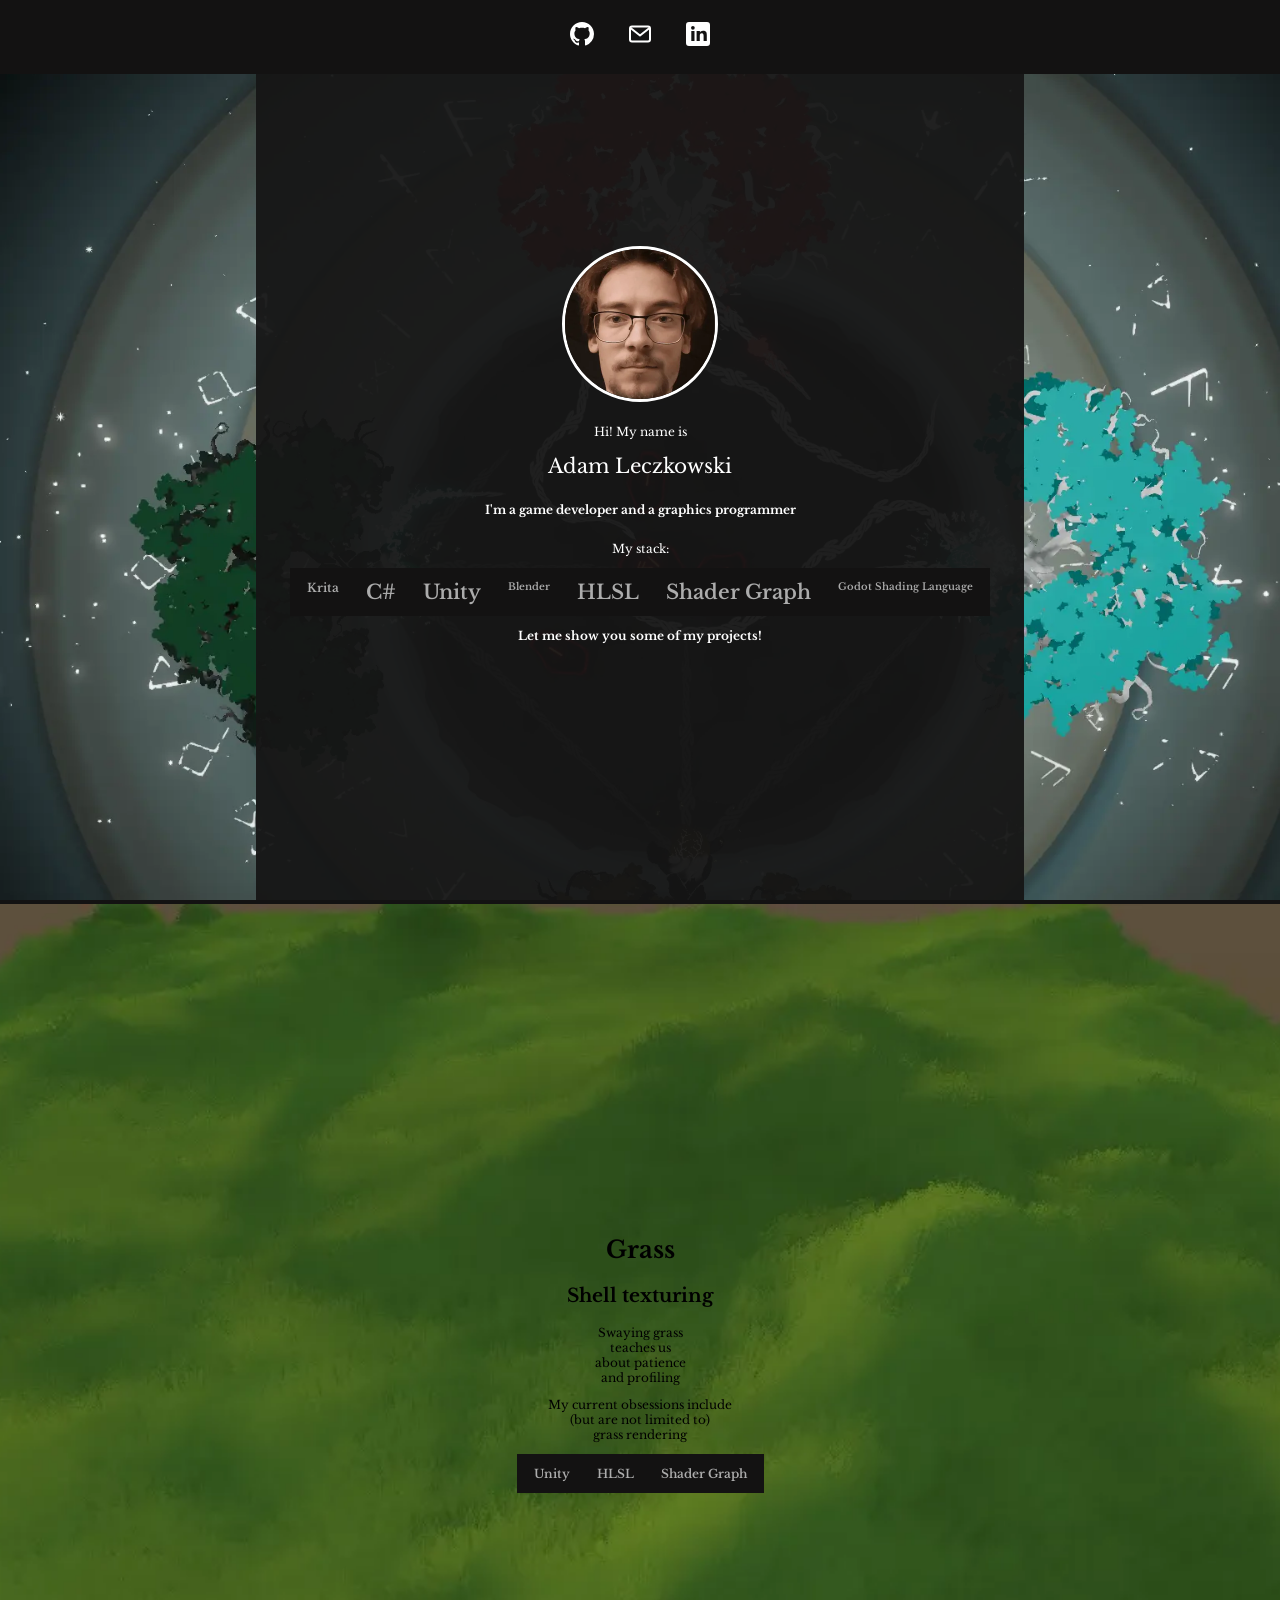
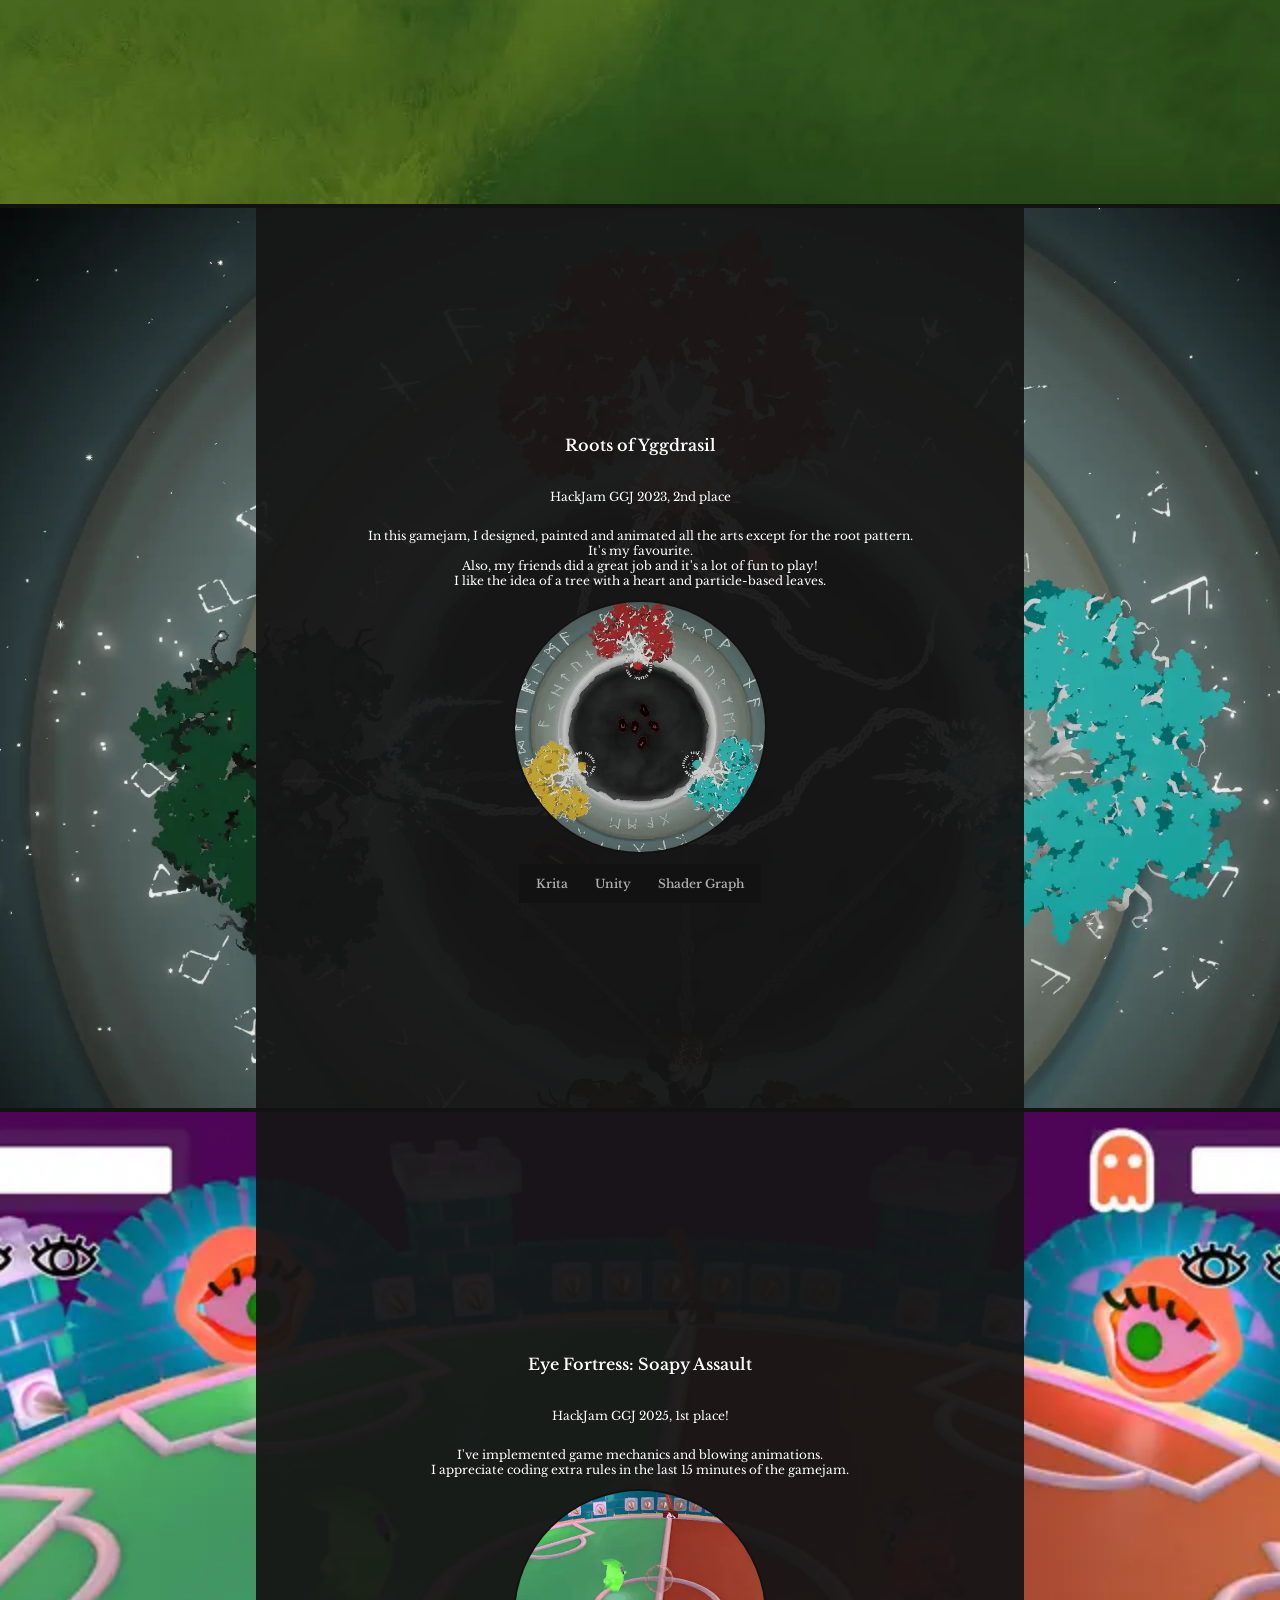
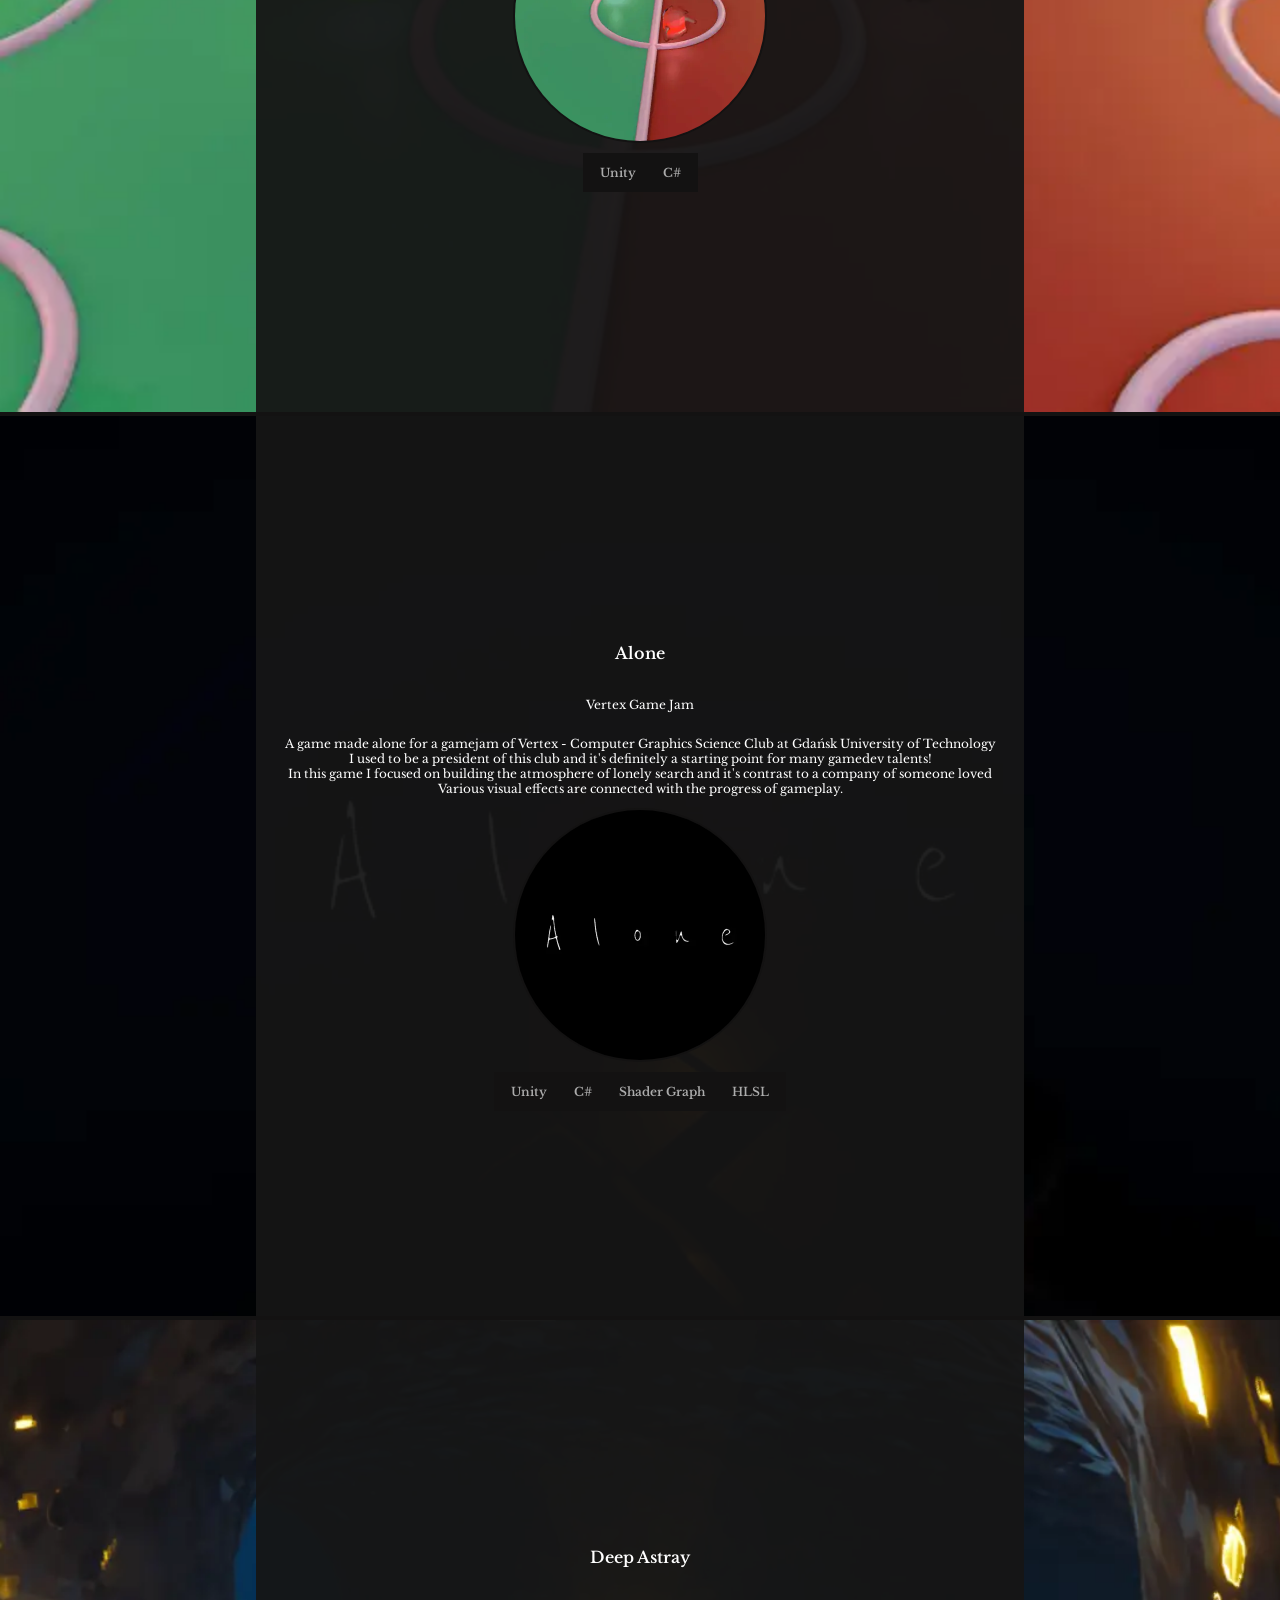
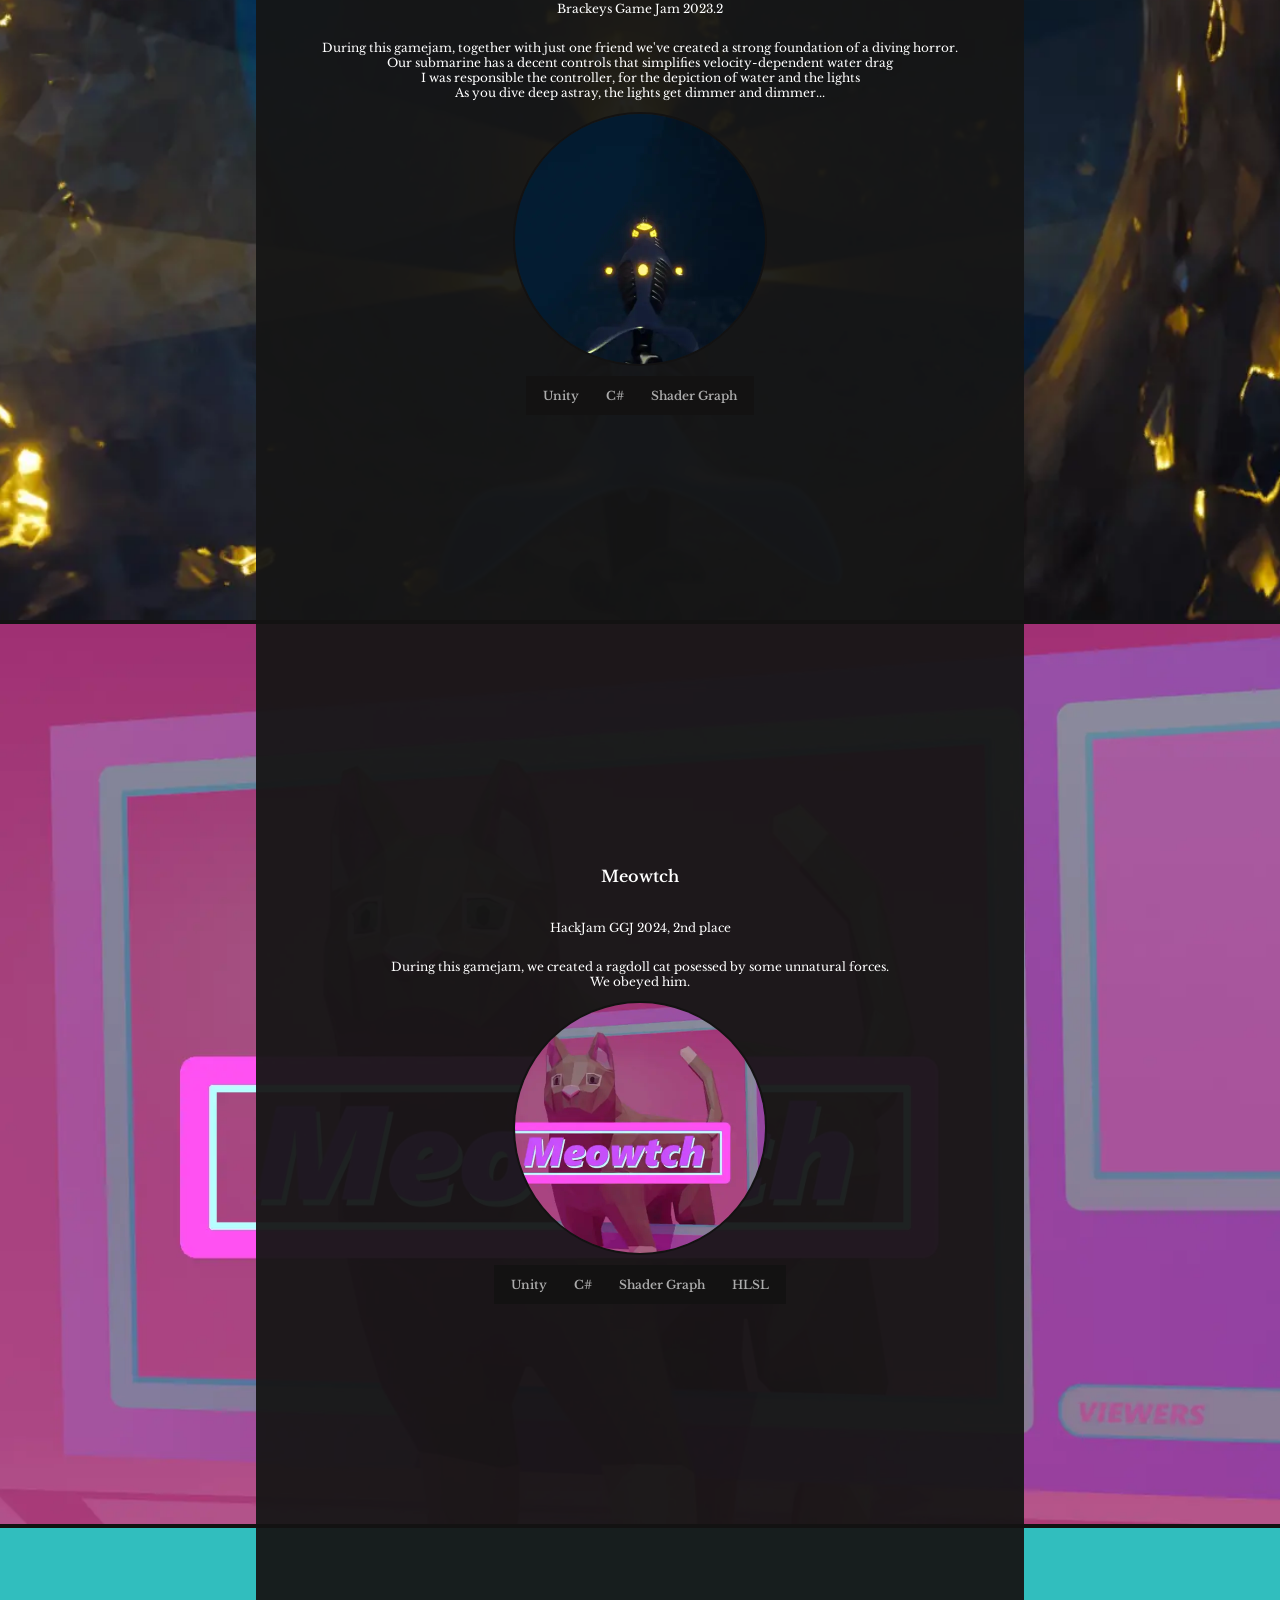
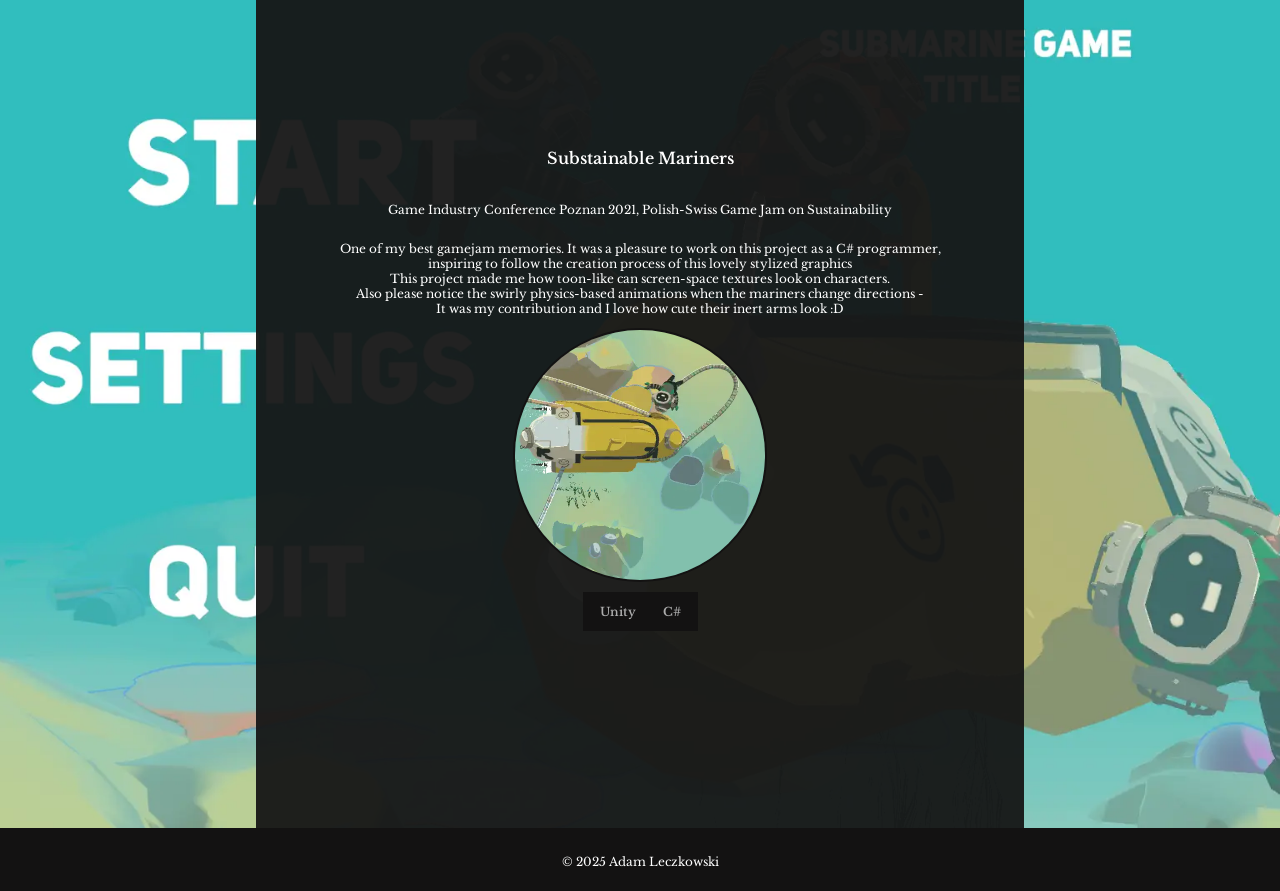
<file: index.html>
<!DOCTYPE html>
<html lang="en">
<head>
    <meta charset="UTF-8">
    <meta name="viewport" content="width=device-width, initial-scale=1.0">
    <title>Adam Leczkowski portfolio</title>
    <link rel="preload" as="image" href="images/RootsOfYggdrasil.webp" type="image/webp">
    <link rel="stylesheet" href="styles.css">
    <link rel="preconnect" href="https://fonts.googleapis.com">
    <link rel="preconnect" href="https://fonts.gstatic.com" crossorigin>
    <link href="https://fonts.googleapis.com/css2?family=Libre+Baskerville:wght@400;700&display=swap" rel="stylesheet">    
</head>
<body>
    <section id="about">
        <header> <img src="images/ProfilePhoto.webp" alt="Adam Leczkowski" class="profile-pic" width="150" height="150" fetchpriority="high">
            <p>Hi! My name is <br/><br/><span class="name">Adam Leczkowski</span></p>
            <p><b>I'm a game developer and a graphics programmer</b></p>
            <p>My stack:</p>
            <div class="tag-soup">
                <span class="tag large">Krita</span>
                <span class="tag xlarge">C#</span>
                <span class="tag xlarge">Unity</span>
                <span class="tag medium">Blender</span>
                <span class="tag xlarge">HLSL</span>
                <span class="tag xlarge">Shader Graph</span>
                <span class="tag medium">Godot Shading Language</span>
            </div>
            <p><b>Let me show you some of my projects!</b></p>   
        </header>
    </section>

    <hr class="section-divider">

    <section id="grass">
        <div class="project">
            <h2>Grass</h2>
            <h3>Shell texturing</h3>
            <p>Swaying grass<br/>teaches us<br/>about patience<br/>and profiling</p>
            <p>My current obsessions include<br/>(but are not limited to)<br/>grass rendering<br/></p>
            <div class="tag-soup">
                <span class="tag large">Unity</span>
                <span class="tag large">HLSL</span>
                <span class="tag large">Shader Graph</span>
            </div>
        </div>
    </section>
    <hr class="section-divider">

    <section id="roots">
        <header>
            <h5><a href="https://hokaros.itch.io/roots-of-yggdrasil" class="game-link">Roots of Yggdrasil</a>
            </h5>
            <p>HackJam GGJ 2023, 2nd place</p>
            <p>In this gamejam, I designed, painted and animated all the arts except for the root pattern.<br/>It's my favourite.<br/>Also, my friends did a great job and it's a lot of fun to play!
            <br/>
            I like the idea of a tree with a heart and particle-based leaves.
            </p>
            <video class="peek-image lazy-video" muted loop playsinline preload="none" width="250" height="250" poster="images/roots-poster.webp" aria-label="Roots"><source data-src="images/roots.mp4" type="video/mp4"></video>
            <div class="tag-soup">
                <span class="tag large">Krita</span>
                <span class="tag large">Unity</span>
                <span class="tag large">Shader Graph</span>
            </div>
        </header>
    </section>

    <hr class="section-divider">

    <section id="eye">
        <header>
            <h5><a href="https://globalgamejam.org/games/2025/eye-fortress-soapy-assault-7" class="game-link">Eye Fortress: Soapy Assault</a>
            </h5>
            <p>HackJam GGJ 2025, 1st place!</p>
            <p>I've implemented game mechanics and blowing animations.
            <br/>I appreciate coding extra rules in the last 15 minutes of the gamejam.
            </p>
            <video class="peek-image lazy-video" muted loop playsinline preload="none" width="250" height="250" poster="images/eyes-poster.webp" aria-label="Eye fortress"><source data-src="images/eyes.mp4" type="video/mp4"></video>
            <div class="tag-soup">
                <span class="tag large">Unity</span>
                <span class="tag large">C#</span>
            </div>
        </header>
    </section>
    <hr class="section-divider">

    <section id="alone">
        <header>
            <h5><a href="https://adamleczkowski.itch.io/alone" class="game-link">Alone</a>
            </h5>
            <p>Vertex Game Jam</p>
            <p>A game made alone for a gamejam of Vertex - Computer Graphics Science Club at Gdańsk University of Technology
            <br/>I used to be a president of this club and it's definitely a starting point for many gamedev talents!
            <br/>In this game I focused on building the atmosphere of lonely search and it's contrast to a company of someone loved
            <br/>Various visual effects are connected with the progress of gameplay.
            </p>
            <video class="peek-image lazy-video" muted loop playsinline preload="none" width="250" height="250" poster="images/AloneNotAlone-poster.webp" aria-label="Alone"><source data-src="images/AloneNotAlone.mp4" type="video/mp4"></video>
            <div class="tag-soup">
                <span class="tag large">Unity</span>
                <span class="tag large">C#</span>
                <span class="tag large">Shader Graph</span>
                <span class="tag large">HLSL</span>
            </div>
        </header>
    </section>
    <hr class="section-divider">

    <section id="deep-astray">
        <header>
            <h5><a href="https://adamleczkowski.itch.io/deep-astray" class="game-link">Deep Astray</a>
            </h5>
            <p>Brackeys Game Jam 2023.2</p>
            <p>During this gamejam, together with just one friend we've created a strong foundation of a diving horror.
            <br/>Our submarine has a decent controls that simplifies velocity-dependent water drag
            <br/>I was responsible the controller, for the depiction of water and the lights
            <br/>As you dive deep astray, the lights get dimmer and dimmer...
            </p>
            <video class="peek-image lazy-video" muted loop playsinline preload="none" width="250" height="250" poster="images/deep-poster.webp" aria-label="Deep Astray"><source data-src="images/deep.mp4" type="video/mp4"></video>
            <div class="tag-soup">
                <span class="tag large">Unity</span>
                <span class="tag large">C#</span>
                <span class="tag large">Shader Graph</span>
            </div>
        </header>
    </section>

    <hr class="section-divider">

    <section id="meowtch">
        <header>
            <h5><a href="https://youtu.be/WZT75BSmfKE?si=Ox-hs6ZSc6BYVjmY" class="game-link">Meowtch</a>
            </h5>
            <p>HackJam GGJ 2024, 2nd place</p>
            <p>During this gamejam, we created a ragdoll cat posessed by some unnatural forces.
            <br/>We obeyed him.
            </p>
            <video class="peek-image lazy-video" muted loop playsinline preload="none" width="250" height="250" poster="images/Meowtch-poster.webp" aria-label="Meowtch"><source data-src="images/Meowtch.mp4" type="video/mp4"></video>
            <div class="tag-soup">
                <span class="tag large">Unity</span>
                <span class="tag large">C#</span>
                <span class="tag large">Shader Graph</span>
                <span class="tag large">HLSL</span>
            </div>
        </header>
    </section>
    <hr class="section-divider">

    <section id="mariners">
        <header>
            <h5><a href="https://hiplinc.itch.io/substainable-mariners" class="game-link">Substainable Mariners</a>
            </h5>
            <p>Game Industry Conference Poznan 2021, Polish-Swiss Game Jam on Sustainability</p>
            <p>One of my best gamejam memories. It was a pleasure to work on this project as a C# programmer,<br/>inspiring to follow the creation process of this lovely stylized graphics
            <br/>This project made me how toon-like can screen-space textures look on characters. 
            <br/>Also please notice the swirly physics-based animations when the mariners change directions -
            <br/>It was my contribution and I love how cute their inert arms look :D
            </p>
            <video class="peek-image lazy-video" muted loop playsinline preload="none" width="250" height="250" poster="images/mariners-poster.webp" aria-label="Mariners"><source data-src="images/mariners.mp4" type="video/mp4"></video>
            <div class="tag-soup">
                <span class="tag large">Unity</span>
                <span class="tag large">C#</span>
            </div>
        </header>
    </section>

    <hr class="section-divider">

    <footer>
        <p>© 2025 Adam Leczkowski</p>
    </footer>

    <div class="contact-row">
        <a href="https://github.com/nne-nne" target="_blank" class="contact-btn">
            <img src="images/github.svg" alt="GitHub" class="contact-icon" width="24" height="24">
        </a>
        <a href="mailto:adam.leczkowski@gmail.com" class="contact-btn">
            <img src="images/mail.svg" alt="Mail" class="contact-icon" width="24" height="24">
        </a>
        <a href="https://www.linkedin.com/in/adam-leczkowski-b02996212/" target="_blank" class="contact-btn">
            <img src="images/linkedin.svg" alt="LinkedIn" class="contact-icon" width="24" height="24">
        </a>
    </div>
    <script>
        // Load and play the project clips only while they are on screen.
        (function () {
            var videos = document.querySelectorAll('video.lazy-video');
            function load(v) {
                if (v.dataset.loaded) return;
                v.querySelectorAll('source[data-src]').forEach(function (s) { s.src = s.dataset.src; });
                v.load();
                v.dataset.loaded = '1';
            }
            if (!('IntersectionObserver' in window)) {
                videos.forEach(function (v) { load(v); v.play(); });
                return;
            }
            var io = new IntersectionObserver(function (entries) {
                entries.forEach(function (e) {
                    var v = e.target;
                    if (e.isIntersecting) {
                        load(v);
                        var p = v.play();
                        if (p && p.catch) p.catch(function () {});
                    } else if (v.dataset.loaded) {
                        v.pause();
                    }
                });
            }, { rootMargin: '200px 0px' });
            videos.forEach(function (v) { io.observe(v); });
        })();
    </script>
</body>
</html>
</file>
<file: styles.css>
body {
    font-family: 'Libre Baskerville', serif;
    margin: 0;
    padding: 0;
    background-color: #f4f4f4;
}

section {
    height: 100vh;
    display: flex;
    justify-content: center; 
    align-items: center;
    text-align: center;
    padding: 10px;
    box-sizing: border-box;
}

header {
    display: flex;
    flex-direction: column;
    justify-content: center;
    align-items: center;
    text-align: center;
    height: 100vh;
    width: 60vw;
    background-color: #161616f1;
    color: white;
    box-sizing: border-box;
    padding-left: 10px;
    padding-right: 10px;
}

section {
    padding-top: 10px;
}

html {
    scroll-behavior: smooth;
}

nav ul {
    list-style: none;
    padding: 0;
    display: flex;
    gap: 20px;
}

nav ul li {
    display: inline-block;
}

nav a {
    text-decoration: none;
    color: white;
    font-size: 18px;
}

p {
    font-size: 12px;
}

footer {
    text-align: center;
    padding: 10px;
    background-color: #131212;
    color: white;
}

@media (max-width: 600px) {
    nav ul {
        display: block;
        text-align: center;
    }
    nav ul li {
        display: block;
        margin: 10px 0;
    }
    header{
        width: 100vw;
    }
}

#about {
    background: url('images/RootsOfYggdrasil.webp') center/cover no-repeat;
}

#grass {
    background: url('images/grass.webp') center/cover no-repeat;
}

#mariners {
    background: url('images/mariners.webp') center/cover no-repeat;
}

#roots {
    background: url('images/RootsOfYggdrasil.webp') center/cover no-repeat;
}

#deep-astray {
    background: url('images/DeepAstray.webp') center/cover no-repeat;
}

#meowtch {
    background: url('images/meowtch.webp') center/cover no-repeat;
}

#eye {
    background: url('images/eyes.webp') center/cover no-repeat;
}

#alone {
    background: url('images/Alone.webp') center/cover no-repeat;
}

.profile-pic {
    width: 150px;
    height: 150px;
    border-radius: 50%;
    object-fit: cover;
    border: 3px solid white;
    margin-bottom: 10px;
}

.tag-soup {
    display: flex;
    flex-wrap: wrap;
    gap: 3px;
    justify-content: center;
    padding: 5px;
    background-color: #131212;
}

.tag {
    background-color: #131212;
    border: 2px solid #131212;
    color: #acacac;
    padding: 5px 10px;
    font-size: 12px;
    font-weight: 600;
    justify-content: center;
    cursor: default;
    transition: all 0.3s ease;
}

.tag:hover {
    background-color: #131212;
    border: 2px solid white;
    color: white;
    transform: scale(1.3);
}

.tag.small {
    font-size: 8px;
}

.tag.medium {
    font-size: 10px;
}

.tag.large {
    font-size: 12px;
}

.tag.xlarge {
    font-size: 20px;
}

.tag:focus {
    outline: none;
    background-color: #333;
    color: white;
}

.name{
    font-size: 20px;
}

.contact-btn {
    text-decoration: none;
    color: white;
    border: 2px solid rgba(255, 255, 255, 0);
    background-color: #131212;
    padding: 10px;
    margin: 5px;
    font-size: 24px;
    transition: background-color 0.3s ease;
}

.contact-btn:hover {
    border: 2px solid rgb(255, 255, 255);
    color: white;
    transform: scale(1.3);
    transition: all 0.3s ease;
}

.contact-row {
    position: fixed;
    top: 0;
    left: 50%;
    transform: translateX(-50%);
    background-color: #131212;
    display: flex;
    justify-content: center;
    padding: 10px 0;
    z-index: 1000;
    width: 100%;
}

.contact-row .contact-btn {
    margin: 0 5px;
}

.contact-btn img.contact-icon {
    width: 24px;
    height: 24px;
    filter: invert(1);
}

.description {
    background-color: #131212;
}

.section-divider {
    border: none;
    height: 4px;
    background-color: #131212;
    margin: 0px;
}

.peek-image {
    width: 250px;
    height: 250px;
    border-radius: 50%;
    object-fit: cover;
    border: 2px solid #131212;
    margin-bottom: 10px;
    display: block;
    background-color: #131212;
}

.peek-image:hover {
    transform: scale(2);
    transition: all 0.3s ease;
    border-radius: 0%;
}

.row {
    display: flex;
    justify-content: space-between;
    align-items: center;
    gap: 10px;
}

.box {
    padding: 20px;
    text-align: center;
    flex: 1;
}

.game-link{
    text-decoration: none;
    color: white;
    padding: 5px 10px;
    font-size: 16px;
    font-weight: 600;
    justify-content: center;
    transition: all 0.3s ease;
}

.game-link:hover {
    border: 2px solid rgb(255, 255, 255);
    background-color: #131212;
    color: white;
    font-size: 20px;
    transform: scale(2);
    transition: all 0.3s ease;
    
}
</file>
